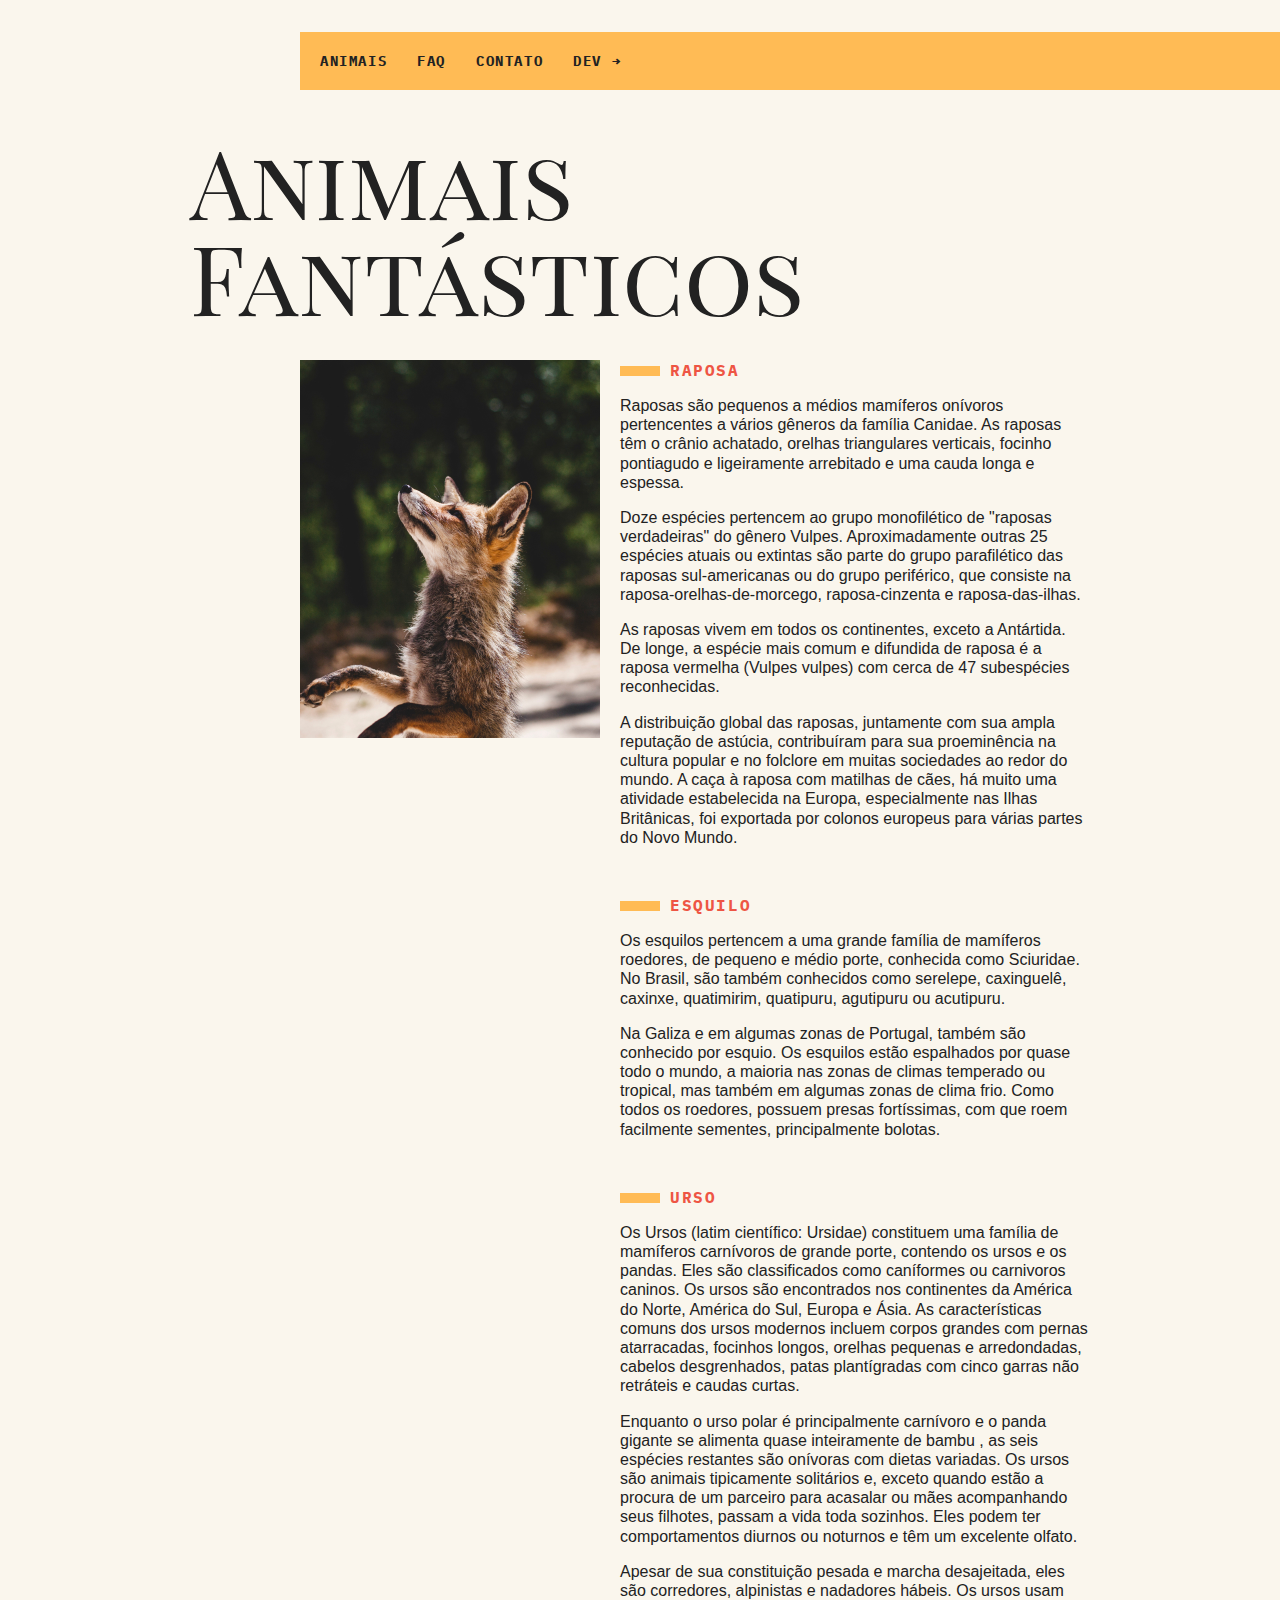
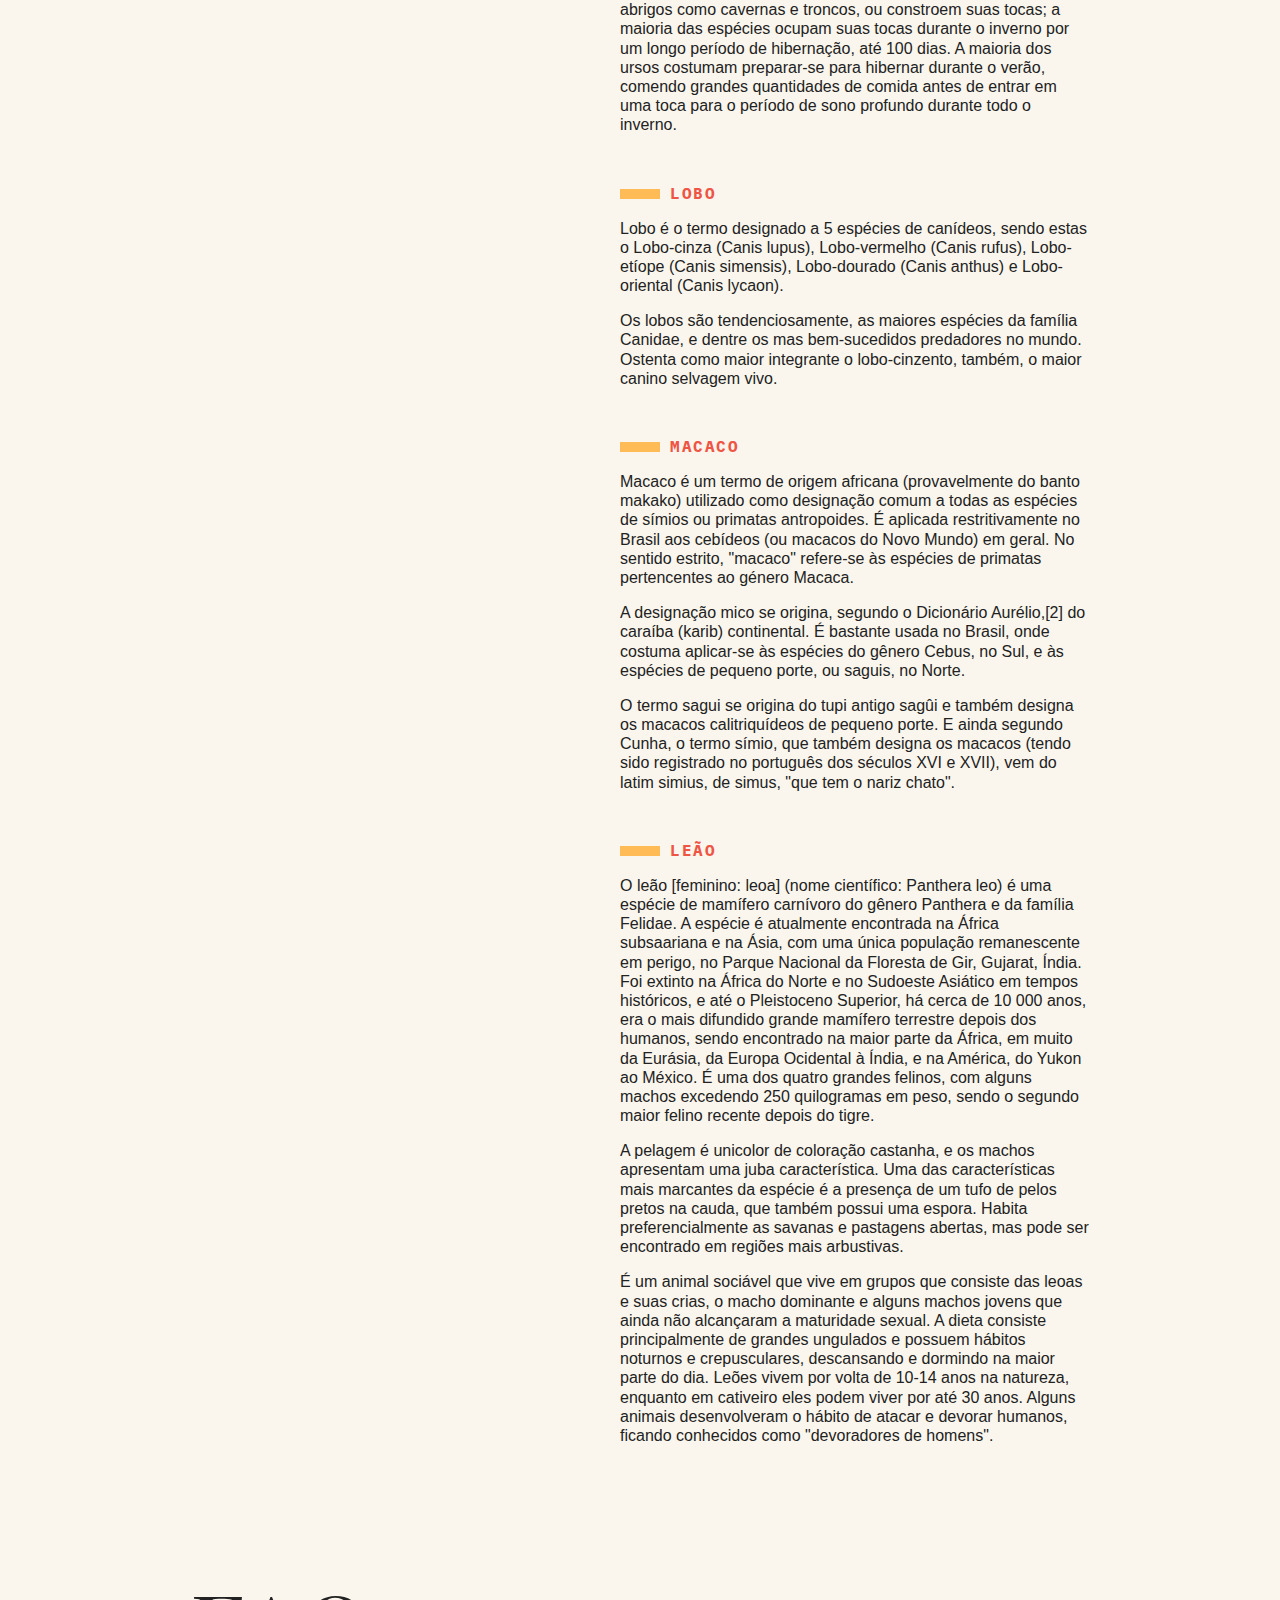
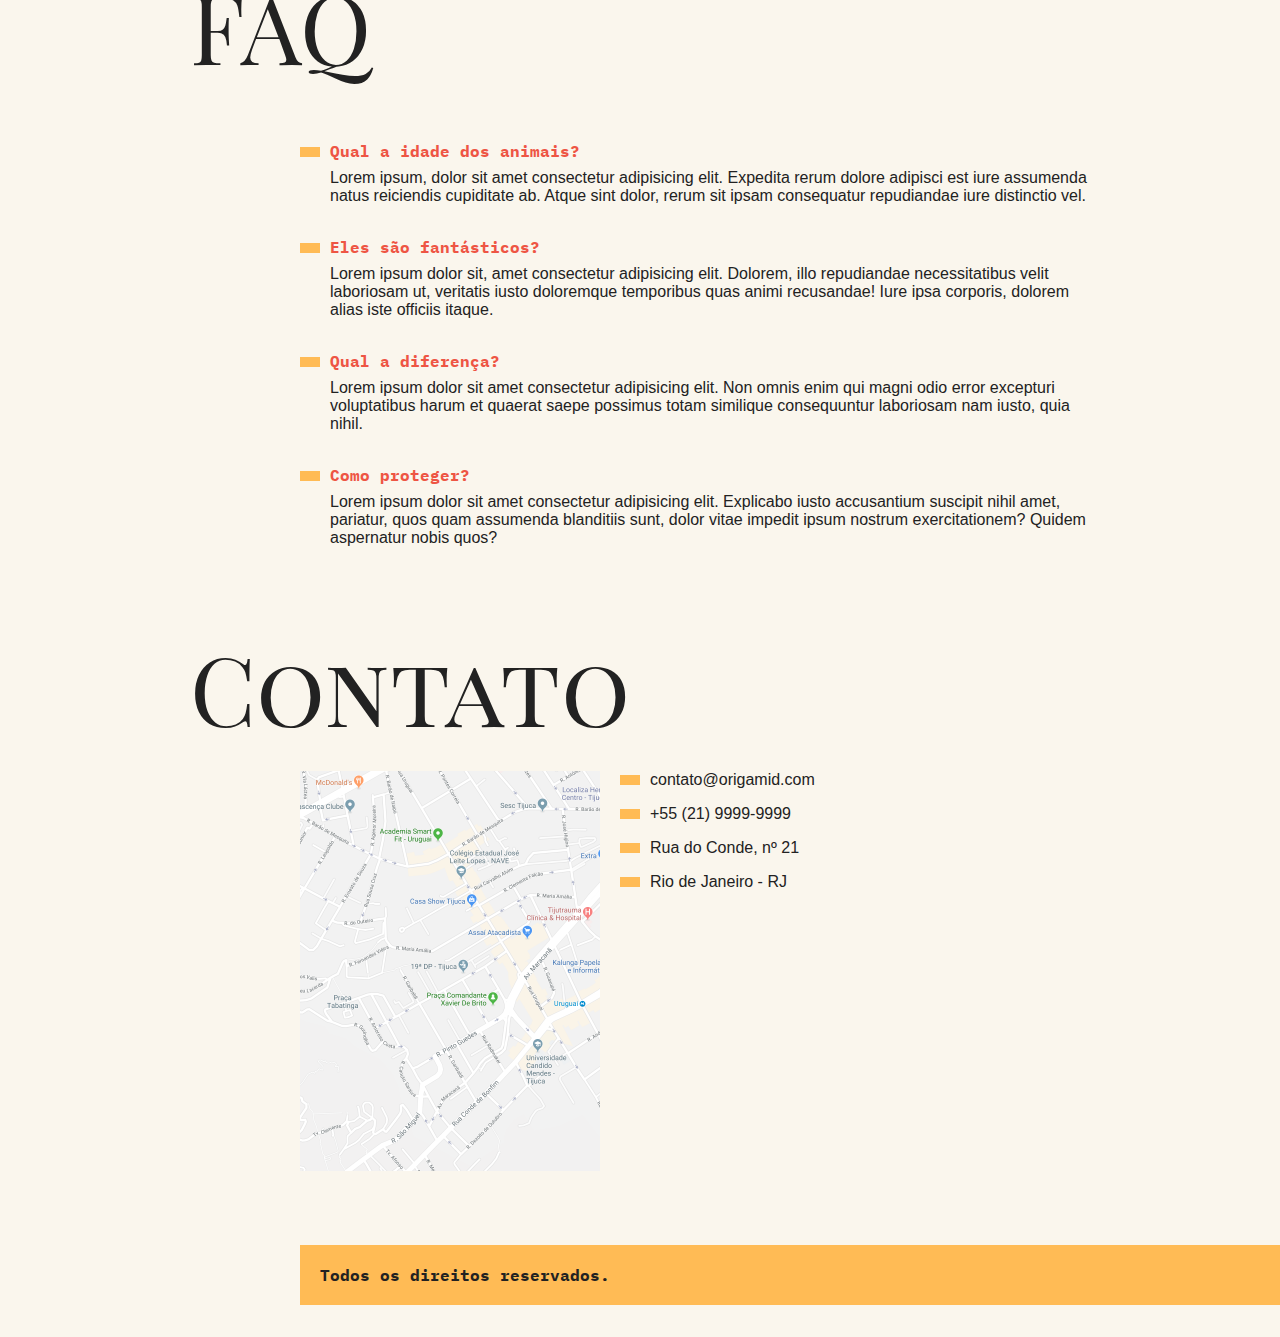
<file: projeto/index.html>
<!DOCTYPE html>
<html lang="pt-br">
<head>
    <meta charset="UTF-8">
    <meta name="viewport" content="width=device-width, initial-scale=1.0">
    <title>Animais Fanásticos</title>

    <!-- Playfair Font -->
    <link rel="preconnect" href="https://fonts.googleapis.com">
    <link rel="preconnect" href="https://fonts.gstatic.com" crossorigin>
    <link href="https://fonts.googleapis.com/css2?family=Playfair+Display+SC&display=swap" rel="stylesheet">

    <!--IBM Font-->
    <link rel="preconnect" href="https://fonts.googleapis.com">
    <link rel="preconnect" href="https://fonts.gstatic.com" crossorigin>
    <link href="https://fonts.googleapis.com/css2?family=IBM+Plex+Mono:wght@200;300;400;500;600;700&display=swap" rel="stylesheet">

    <link rel="stylesheet" href="css/style.css">
</head>
<body>
    <nav class="menu">
        <ul>
            <li><a href="#animais">Animais</a></li>
            <li><a href="#faq">Faq</a></li>
            <li><a href="#contato">Contato</a></li>
            <li><a href="https://www.origamid.com/">Dev →</a></li>
        </ul>
    </nav>
    <section class="grid-section animais" id="animais">
        <h1 class="titulo">Animais Fantásticos</h1>
        <ul class="animais-lista">
            <li>
                <img src="img/imagem1.jpg" alt="">
            </li>
            <li>
                <img src="img/imagem2.jpg" alt="">
            </li>
            <li>
                <img src="img/imagem3.jpg" alt="">
            </li>
            <li>
                <img src="img/imagem4.jpg" alt="">
            </li>
            <li>
                <img src="img/imagem5.jpg" alt="">
            </li>
            <li>
                <img src="img/imagem6.jpg" alt="">
            </li>
        </ul>
        <div class="animais-descricao">
            <section>
                <h2>Raposa</h2>
                <p>Raposas são pequenos a médios mamíferos onívoros pertencentes a vários gêneros da família Canidae. As raposas têm o crânio achatado, orelhas triangulares verticais, focinho pontiagudo e ligeiramente arrebitado e uma cauda longa e espessa.</p>
                <p>Doze espécies pertencem ao grupo monofilético de "raposas verdadeiras" do gênero Vulpes. Aproximadamente outras 25 espécies atuais ou extintas são parte do grupo parafilético das raposas sul-americanas ou do grupo periférico, que consiste na raposa-orelhas-de-morcego, raposa-cinzenta e raposa-das-ilhas.</p>
                <p>As raposas vivem em todos os continentes, exceto a Antártida. De longe, a espécie mais comum e difundida de raposa é a raposa vermelha (Vulpes vulpes) com cerca de 47 subespécies reconhecidas.</p>
                <p>A distribuição global das raposas, juntamente com sua ampla reputação de astúcia, contribuíram para sua proeminência na cultura popular e no folclore em muitas sociedades ao redor do mundo. A caça à raposa com matilhas de cães, há muito uma atividade estabelecida na Europa, especialmente nas Ilhas Britânicas, foi exportada por colonos europeus para várias partes do Novo Mundo.</p>
            </section>

            <section>
                <h2>Esquilo</h2>
                <p>Os esquilos pertencem a uma grande família de mamíferos roedores, de pequeno e médio porte, conhecida como Sciuridae. No Brasil, são também conhecidos como serelepe, caxinguelê, caxinxe, quatimirim, quatipuru, agutipuru ou acutipuru.</p>
                <p>Na Galiza e em algumas zonas de Portugal, também são conhecido por esquio. Os esquilos estão espalhados por quase todo o mundo, a maioria nas zonas de climas temperado ou tropical, mas também em algumas zonas de clima frio. Como todos os roedores, possuem presas fortíssimas, com que roem facilmente sementes, principalmente bolotas.</p>
            </section>

            <section>
                <h2>Urso</h2>
                <p>Os Ursos (latim científico: Ursidae) constituem uma família de mamíferos carnívoros de grande porte, contendo os ursos e os pandas. Eles são classificados como caníformes ou carnivoros caninos. Os ursos são encontrados nos continentes da América do Norte, América do Sul, Europa e Ásia. As características comuns dos ursos modernos incluem corpos grandes com pernas atarracadas, focinhos longos, orelhas pequenas e arredondadas, cabelos desgrenhados, patas plantígradas com cinco garras não retráteis e caudas curtas.</p>
                <p>Enquanto o urso polar é principalmente carnívoro e o panda gigante se alimenta quase inteiramente de bambu , as seis espécies restantes são onívoras com dietas variadas. Os ursos são animais tipicamente solitários e, exceto quando estão a procura de um parceiro para acasalar ou mães acompanhando seus filhotes, passam a vida toda sozinhos. Eles podem ter comportamentos diurnos ou noturnos e têm um excelente olfato.</p>
                <p>Apesar de sua constituição pesada e marcha desajeitada, eles são corredores, alpinistas e nadadores hábeis. Os ursos usam abrigos como cavernas e troncos, ou constroem suas tocas; a maioria das espécies ocupam suas tocas durante o inverno por um longo período de hibernação, até 100 dias. A maioria dos ursos costumam preparar-se para hibernar durante o verão, comendo grandes quantidades de comida antes de entrar em uma toca para o período de sono profundo durante todo o inverno.</p>
            </section>

            <section>
                <h2>Lobo</h2>
                <p>Lobo é o termo designado a 5 espécies de canídeos, sendo estas o Lobo-cinza (Canis lupus), Lobo-vermelho (Canis rufus), Lobo-etíope (Canis simensis), Lobo-dourado (Canis anthus) e Lobo-oriental (Canis lycaon).</p>
                <p>Os lobos são tendenciosamente, as maiores espécies da família Canidae, e dentre os mas bem-sucedidos predadores no mundo. Ostenta como maior integrante o lobo-cinzento, também, o maior canino selvagem vivo.</p>
            </section>

            <section>
                <h2>Macaco</h2>
                <p>Macaco é um termo de origem africana (provavelmente do banto makako) utilizado como designação comum a todas as espécies de símios ou primatas antropoides. É aplicada restritivamente no Brasil aos cebídeos (ou macacos do Novo Mundo) em geral. No sentido estrito, "macaco" refere-se às espécies de primatas pertencentes ao género Macaca.</p>
                <p>A designação mico se origina, segundo o Dicionário Aurélio,[2] do caraíba (karib) continental. É bastante usada no Brasil, onde costuma aplicar-se às espécies do gênero Cebus, no Sul, e às espécies de pequeno porte, ou saguis, no Norte.</p>
                <p>O termo sagui se origina do tupi antigo sagûi e também designa os macacos calitriquídeos de pequeno porte. E ainda segundo Cunha, o termo símio, que também designa os macacos (tendo sido registrado no português dos séculos XVI e XVII), vem do latim simius, de simus, "que tem o nariz chato".</p>
            </section>

            <section>
                <h2>Leão</h2>
                <p>O leão [feminino: leoa] (nome científico: Panthera leo) é uma espécie de mamífero carnívoro do gênero Panthera e da família Felidae. A espécie é atualmente encontrada na África subsaariana e na Ásia, com uma única população remanescente em perigo, no Parque Nacional da Floresta de Gir, Gujarat, Índia. Foi extinto na África do Norte e no Sudoeste Asiático em tempos históricos, e até o Pleistoceno Superior, há cerca de 10 000 anos, era o mais difundido grande mamífero terrestre depois dos humanos, sendo encontrado na maior parte da África, em muito da Eurásia, da Europa Ocidental à Índia, e na América, do Yukon ao México. É uma dos quatro grandes felinos, com alguns machos excedendo 250 quilogramas em peso, sendo o segundo maior felino recente depois do tigre.</p>
                <p>A pelagem é unicolor de coloração castanha, e os machos apresentam uma juba característica. Uma das características mais marcantes da espécie é a presença de um tufo de pelos pretos na cauda, que também possui uma espora. Habita preferencialmente as savanas e pastagens abertas, mas pode ser encontrado em regiões mais arbustivas.</p>
                <p>É um animal sociável que vive em grupos que consiste das leoas e suas crias, o macho dominante e alguns machos jovens que ainda não alcançaram a maturidade sexual. A dieta consiste principalmente de grandes ungulados e possuem hábitos noturnos e crepusculares, descansando e dormindo na maior parte do dia. Leões vivem por volta de 10-14 anos na natureza, enquanto em cativeiro eles podem viver por até 30 anos. Alguns animais desenvolveram o hábito de atacar e devorar humanos, ficando conhecidos como "devoradores de homens".</p>
            </section>
        </div>
    </section>
    <section class="grid-section fag" id="faq">
        <h1 class="titulo">FAQ</h1>
        <dl class="faq-lista">
            <dt>Qual a idade dos animais?</dt>
            <dd>Lorem ipsum, dolor sit amet consectetur adipisicing elit. Expedita rerum dolore adipisci est iure assumenda natus reiciendis cupiditate ab. Atque sint dolor, rerum sit ipsam consequatur repudiandae iure distinctio vel.</dd>
            <dt>Eles são fantásticos?</dt>
            <dd>Lorem ipsum dolor sit, amet consectetur adipisicing elit. Dolorem, illo repudiandae necessitatibus velit laboriosam ut, veritatis iusto doloremque temporibus quas animi recusandae! Iure ipsa corporis, dolorem alias iste officiis itaque.</dd>
            <dt>Qual a diferença?</dt>
            <dd>Lorem ipsum dolor sit amet consectetur adipisicing elit. Non omnis enim qui magni odio error excepturi voluptatibus harum et quaerat saepe possimus totam similique consequuntur laboriosam nam iusto, quia nihil.</dd>
            <dt>Como proteger?</dt>
            <dd>Lorem ipsum dolor sit amet consectetur adipisicing elit. Explicabo iusto accusantium suscipit nihil amet, pariatur, quos quam assumenda blanditiis sunt, dolor vitae impedit ipsum nostrum exercitationem? Quidem aspernatur nobis quos?</dd>
        </dl>
    </section>

    <section class="grid-section contato" id="contato">
        <h1 class="titulo">Contato</h1>
        <div class="mapa">
            <img src="img/mapa.png" alt="">
        </div>
        <ul class="dados">
        <li>contato@origamid.com</li>
        <li>+55 (21) 9999-9999</li>
        <li>Rua do Conde, nº 21</li>
        <li>Rio de Janeiro - RJ</li>
    </ul>
    </section>

    <footer class="copy">
        <p>Todos os direitos reservados.</p>
    </footer>

    <script src="exercicio4.js"></script>
</body>
</html>
</file>
<file: projeto/css/style.css>
body, h1, h2, ul, li, p, dd, dt, dl {
    margin: 0px;
    padding: 0px;
}

img {
    display: block;
    max-width: 100%;
}

ul {
    list-style: none;
}

body {
    background: #faf6ed;
    color: #222;
    display: grid;
    grid-template-columns: 1fr 120px minmax(300px, 800px) 1fr;
}

.menu {
    grid-column: 3 / 5;
    margin: 2rem 0px;
    background: #fb5;
}

.menu ul {
    display: flex;
    flex-wrap: wrap;
    padding: 10px;
}

.menu li a {
    display: block;
    padding: 10px;
    margin-right: 10px;
    color: #222;
    text-decoration: none;
    font-family: 'IBM Plex Mono', monospace;
    font-weight: bold;
    text-transform: uppercase;
    font-size: 0.875rem;
    letter-spacing: .1rem;
}

.grid-section {
    grid-column: 2 / 4;
    width: 100%;
    box-sizing: border-box;
    padding: 10px;
    display: grid;
    grid-template-columns: 90px 300px 1fr;
    gap: 20px;
    margin-bottom: 4rem;
}

.titulo {
    font-family: 'Playfair Display SC', georgia;
    font-size: 6rem;
    line-height: 1;
    font-weight: 400;
    margin-bottom: 1rem;
    grid-column: 1 / 4;
}

.animais h2 {
    font-family: 'IBM Plex Mono', monospace;
    font-size: 1rem;
    text-transform: uppercase;
    letter-spacing: .1rem;
    margin-bottom: 1rem;
    color: #e54;
}

.animais h2::before {
    content: '';
    display: inline-block;
    width: 40px;
    height: 10px;
    margin-right: 10px;
    background: #fb5;
}

.animais p {
    font-family: Helvetica, Arial;
    line-height: 1.2;
    margin-bottom: 1rem;
}

.animais-lista {
    height: 378px;
    overflow-y: scroll;
    grid-column: 2;
}

.animais-lista::-webkit-scrollbar {
    width: 18px;
}

.animais-lista::-webkit-scrollbar-thumb {
    background: #fb5;
    border-left: 4px solid #faf6ed;
    border-right: 4px solid #faf6ed;
}

.animais-lista::-webkit-scrollbar-track {
    background: #faf6ed;
}

.animais-descricao {
    grid-column: 3;
}

.animais-descricao section{
    margin-bottom: 3rem;
}

.faq-lista {
    grid-column: 2 / 4;
}

.faq-lista dt {
    font-family: 'IBM Plex Mono', monospace;
    font-weight: bold;
    margin-top: 2rem;
    margin-bottom: .5rem;
    color: #e54;
}

.faq-lista dt::before {
    content: '';
    display: inline-block;
    width: 20px;
    height: 10px;
    margin-right: 10px;
    background: #fb5;
}

.faq-lista dd {
    font-family: Helvetica, Arial;
    margin-bottom: .5rem;
    margin-left: 30px;
}

.mapa {
    grid-column: 2;
}

.dados {
    grid-column: 3;
}

.dados li {
    margin-bottom: 1rem;
    font-family: Helvetica, Arial;
}

.dados li::before {
    content: '';
    display: inline-block;
    width: 20px;
    height: 10px;
    margin-right: 10px;
    background: #fb5;
}

.copy {
    grid-column: 3 / 5;
    margin-bottom: 2rem;
    background: #fb5;
}

.copy p {
    padding: 20px;
    font-family: 'IBM Plex Mono', monospace;
    font-weight: bold;
}

@media (max-width: 700px) {
    body {
        grid-template-columns: 1fr;
    }

    .menu, .grid-section, .copy {
        grid-column: 1;
    }

    .grid-section{
        grid-template-columns: 100px 1fr;
        gap: 10px;
    }

    .animais-lista {
        grid-column: 1;
    }

    .faq-lista, .dados, .mapa {
        grid-column: 1 / 3;
    }

    .grid-section h1{
        font-size: 3rem;
    }

    .menu {
        margin-top: 0px;
    }

    .copy {
        margin-bottom: 0px;
    }
}
</file>
